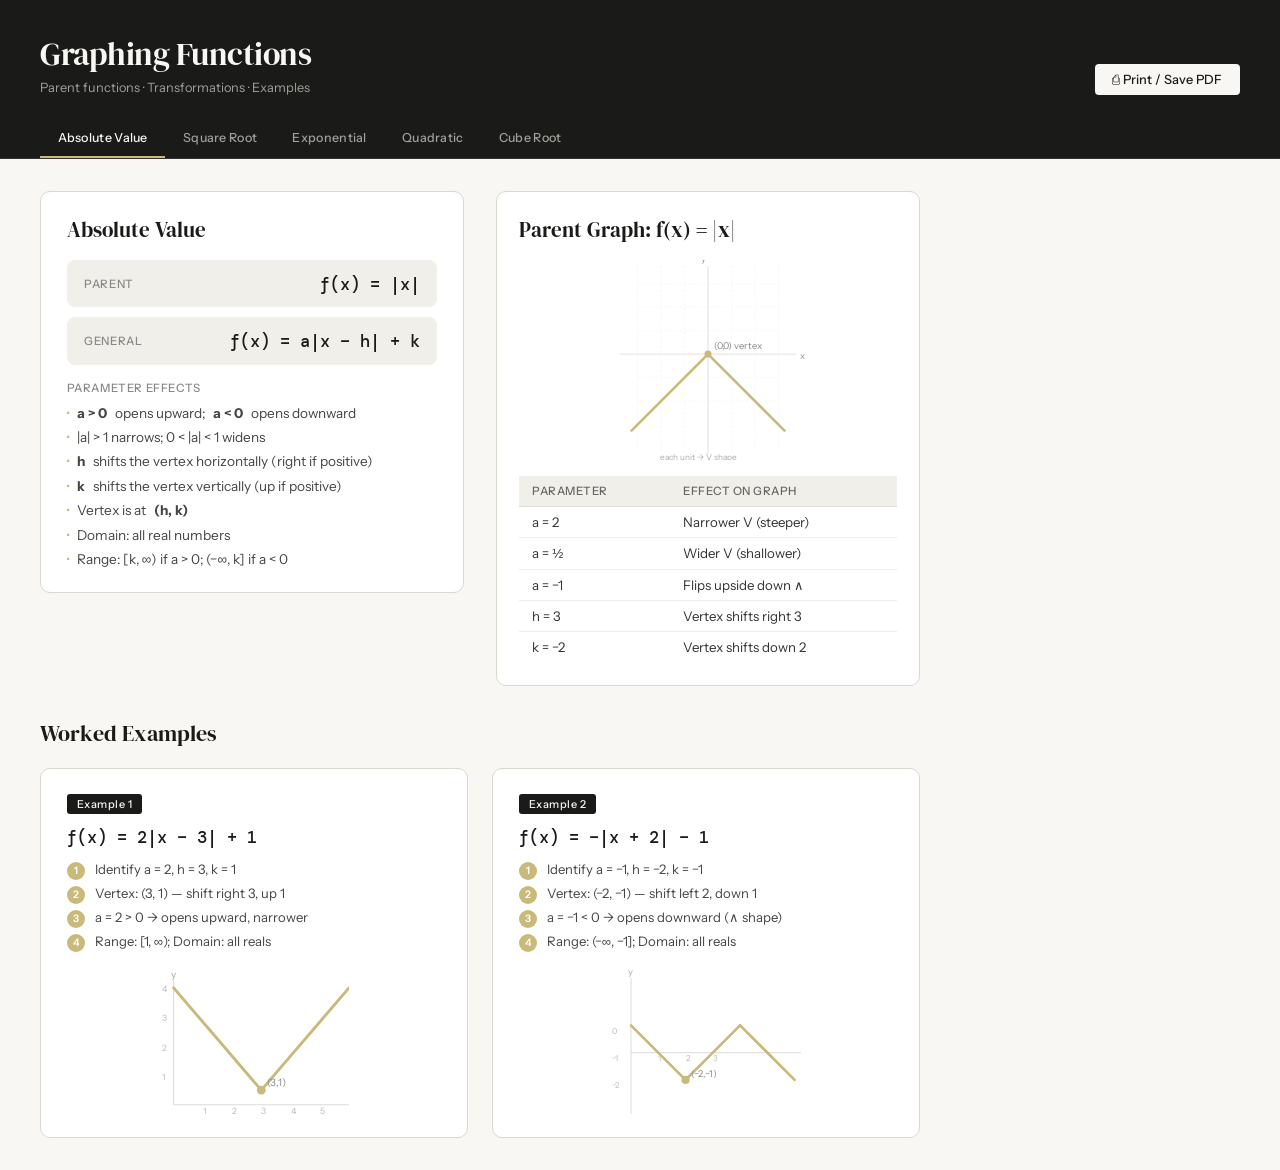
<file: graphing-functions.html>
<!DOCTYPE html>
<html lang="en">
<head>
<meta charset="UTF-8">
<meta name="viewport" content="width=device-width, initial-scale=1.0">
<title>Graphing Functions Study Guide</title>
<link href="https://fonts.googleapis.com/css2?family=DM+Serif+Display:ital@0;1&family=DM+Mono:wght@400;500&family=Instrument+Sans:wght@400;500;600&display=swap" rel="stylesheet">
<style>
  *{box-sizing:border-box;margin:0;padding:0}
  body{font-family:'Instrument Sans',sans-serif;background:#f8f7f4;color:#1a1a18;min-height:100vh}
  .header{background:#1a1a18;color:#f8f7f4;padding:2rem 2.5rem 1.5rem;display:flex;justify-content:space-between;align-items:flex-end}
  .header h1{font-family:'DM Serif Display',serif;font-size:2rem;font-weight:400;letter-spacing:-0.5px}
  .header p{font-size:0.8rem;color:#a0a09a;margin-top:0.25rem}
  .print-btn{background:#f8f7f4;color:#1a1a18;border:none;padding:0.5rem 1.1rem;font-family:'Instrument Sans',sans-serif;font-size:0.8rem;font-weight:500;cursor:pointer;border-radius:4px;display:flex;align-items:center;gap:6px;transition:background 0.15s}
  .print-btn:hover{background:#ddd}
  .tabs{display:flex;gap:0;background:#1a1a18;padding:0 2.5rem;border-bottom:1px solid #333}
  .tab-btn{background:none;border:none;color:#a0a09a;font-family:'Instrument Sans',sans-serif;font-size:0.78rem;font-weight:500;padding:0.7rem 1.1rem;cursor:pointer;border-bottom:2px solid transparent;transition:all 0.15s;letter-spacing:0.3px;white-space:nowrap}
  .tab-btn.active{color:#f8f7f4;border-bottom-color:#c9b97a}
  .tab-btn:hover:not(.active){color:#d0d0c8}
  .content{padding:2rem 2.5rem;max-width:960px}
  .function-intro{display:grid;grid-template-columns:1fr 1fr;gap:2rem;margin-bottom:2rem;align-items:start}
  .info-card{background:#fff;border:0.5px solid #d8d8d0;border-radius:10px;padding:1.4rem 1.6rem}
  .info-card h2{font-family:'DM Serif Display',serif;font-size:1.3rem;font-weight:400;margin-bottom:1rem;color:#1a1a18}
  .equation-block{background:#f0efe9;border-radius:8px;padding:0.8rem 1.1rem;margin:0.6rem 0;display:flex;justify-content:space-between;align-items:center}
  .eq-label{font-size:0.72rem;color:#888;text-transform:uppercase;letter-spacing:0.6px;font-weight:500}
  .eq-value{font-family:'DM Mono',monospace;font-size:1.05rem;font-weight:500;color:#1a1a18}
  .key-features h3{font-size:0.72rem;text-transform:uppercase;letter-spacing:0.6px;color:#888;margin:1rem 0 0.5rem;font-weight:500}
  .feature-list{list-style:none;display:flex;flex-direction:column;gap:4px}
  .feature-list li{font-size:0.85rem;color:#444;display:flex;align-items:start;gap:8px;line-height:1.5}
  .feature-list li::before{content:"·";color:#c9b97a;font-weight:700;flex-shrink:0;margin-top:0px}
  .graph-card{background:#fff;border:0.5px solid #d8d8d0;border-radius:10px;padding:1.4rem;display:flex;flex-direction:column;align-items:center}
  .graph-card h2{font-family:'DM Serif Display',serif;font-size:1.3rem;font-weight:400;margin-bottom:1rem;align-self:flex-start}
  .transform-table{width:100%;margin-top:1rem}
  .transform-table table{width:100%;border-collapse:collapse;font-size:0.82rem}
  .transform-table th{background:#f0efe9;padding:0.5rem 0.8rem;text-align:left;font-weight:500;font-size:0.72rem;text-transform:uppercase;letter-spacing:0.5px;color:#666;border-bottom:1px solid #e0dfd8}
  .transform-table td{padding:0.45rem 0.8rem;border-bottom:0.5px solid #ececea;color:#333;font-size:0.83rem}
  .transform-table tr:last-child td{border-bottom:none}
  .examples-section{margin-top:2rem}
  .examples-section h2{font-family:'DM Serif Display',serif;font-size:1.4rem;font-weight:400;margin-bottom:1.2rem}
  .examples-grid{display:grid;grid-template-columns:1fr 1fr;gap:1.5rem}
  .example-card{background:#fff;border:0.5px solid #d8d8d0;border-radius:10px;padding:1.4rem 1.6rem}
  .example-badge{display:inline-block;background:#1a1a18;color:#f8f7f4;font-size:0.68rem;font-weight:500;letter-spacing:0.5px;padding:3px 10px;border-radius:3px;margin-bottom:0.8rem}
  .example-eq{font-family:'DM Mono',monospace;font-size:1.05rem;font-weight:500;margin-bottom:0.5rem}
  .example-steps{display:flex;flex-direction:column;gap:4px;margin-top:0.7rem}
  .step{display:flex;gap:10px;font-size:0.82rem;color:#444;line-height:1.5}
  .step-num{background:#c9b97a;color:#fff;width:18px;height:18px;border-radius:50%;display:flex;align-items:center;justify-content:center;font-size:0.65rem;font-weight:600;flex-shrink:0;margin-top:2px}
  .example-graph-wrap{display:flex;justify-content:center;margin-top:0.8rem}
  svg text{font-family:'Instrument Sans',sans-serif}
  @media print{
    .tabs,.print-btn{display:none!important}
    .tab-panel{display:block!important}
    .tab-panel+.tab-panel{page-break-before:always}
    body{background:#fff}
    .header{-webkit-print-color-adjust:exact;print-color-adjust:exact}
    .example-badge{-webkit-print-color-adjust:exact;print-color-adjust:exact}
  }
</style>
</head>
<body>

<div class="header">
  <div>
    <h1>Graphing Functions</h1>
    <p>Parent functions · Transformations · Examples</p>
  </div>
  <button class="print-btn" onclick="window.print()">⎙ Print / Save PDF</button>
</div>

<div class="tabs" id="tabs">
  <button class="tab-btn active" onclick="showTab('abs',this)">Absolute Value</button>
  <button class="tab-btn" onclick="showTab('sqrt',this)">Square Root</button>
  <button class="tab-btn" onclick="showTab('exp',this)">Exponential</button>
  <button class="tab-btn" onclick="showTab('quad',this)">Quadratic</button>
  <button class="tab-btn" onclick="showTab('cube',this)">Cube Root</button>
</div>

<!-- ===== ABSOLUTE VALUE ===== -->
<div class="tab-panel" id="tab-abs">
<div class="content">
  <div class="function-intro">
    <div class="info-card">
      <h2>Absolute Value</h2>
      <div class="equation-block"><span class="eq-label">Parent</span><span class="eq-value">f(x) = |x|</span></div>
      <div class="equation-block"><span class="eq-label">General</span><span class="eq-value">f(x) = a|x − h| + k</span></div>
      <div class="key-features">
        <h3>Parameter Effects</h3>
        <ul class="feature-list">
          <li><strong>a &gt; 0</strong> opens upward; <strong>a &lt; 0</strong> opens downward</li>
          <li>|a| &gt; 1 narrows; 0 &lt; |a| &lt; 1 widens</li>
          <li><strong>h</strong> shifts the vertex horizontally (right if positive)</li>
          <li><strong>k</strong> shifts the vertex vertically (up if positive)</li>
          <li>Vertex is at <strong>(h, k)</strong></li>
          <li>Domain: all real numbers</li>
          <li>Range: [k, ∞) if a &gt; 0; (−∞, k] if a &lt; 0</li>
        </ul>
      </div>
    </div>
    <div class="graph-card">
      <h2>Parent Graph: f(x) = |x|</h2>
      <svg viewBox="-80 -80 160 170" width="200" height="200">
        <line x1="-75" y1="0" x2="75" y2="0" stroke="#ccc" stroke-width="0.5"/>
        <line x1="0" y1="-75" x2="0" y2="85" stroke="#ccc" stroke-width="0.5"/>
        <text x="78" y="4" font-size="8" fill="#999">x</text>
        <text x="-6" y="-78" font-size="8" fill="#999">y</text>
        <g opacity="0.15"><line x1="-60" y1="-20" x2="60" y2="-20" stroke="#999" stroke-width="0.4" stroke-dasharray="2,2"/>
        <line x1="-60" y1="-40" x2="60" y2="-40" stroke="#999" stroke-width="0.4" stroke-dasharray="2,2"/>
        <line x1="-60" y1="-60" x2="60" y2="-60" stroke="#999" stroke-width="0.4" stroke-dasharray="2,2"/>
        <line x1="-60" y1="20" x2="60" y2="20" stroke="#999" stroke-width="0.4" stroke-dasharray="2,2"/>
        <line x1="-60" y1="40" x2="60" y2="40" stroke="#999" stroke-width="0.4" stroke-dasharray="2,2"/>
        <line x1="-20" y1="-75" x2="-20" y2="85" stroke="#999" stroke-width="0.4" stroke-dasharray="2,2"/>
        <line x1="20" y1="-75" x2="20" y2="85" stroke="#999" stroke-width="0.4" stroke-dasharray="2,2"/>
        <line x1="40" y1="-75" x2="40" y2="85" stroke="#999" stroke-width="0.4" stroke-dasharray="2,2"/>
        <line x1="-40" y1="-75" x2="-40" y2="85" stroke="#999" stroke-width="0.4" stroke-dasharray="2,2"/>
        <line x1="60" y1="-75" x2="60" y2="85" stroke="#999" stroke-width="0.4" stroke-dasharray="2,2"/>
        <line x1="-60" y1="-75" x2="-60" y2="85" stroke="#999" stroke-width="0.4" stroke-dasharray="2,2"/></g>
        <polyline points="-65,65 0,0 65,65" fill="none" stroke="#c9b97a" stroke-width="2.2" stroke-linecap="round" stroke-linejoin="round"/>
        <circle cx="0" cy="0" r="3" fill="#c9b97a"/>
        <text x="5" y="-4" font-size="8" fill="#888">(0,0) vertex</text>
        <text x="-8" y="90" font-size="7" fill="#aaa" text-anchor="middle">each unit → V shape</text>
      </svg>
      <div class="transform-table">
        <table>
          <tr><th>Parameter</th><th>Effect on Graph</th></tr>
          <tr><td>a = 2</td><td>Narrower V (steeper)</td></tr>
          <tr><td>a = ½</td><td>Wider V (shallower)</td></tr>
          <tr><td>a = −1</td><td>Flips upside down ∧</td></tr>
          <tr><td>h = 3</td><td>Vertex shifts right 3</td></tr>
          <tr><td>k = −2</td><td>Vertex shifts down 2</td></tr>
        </table>
      </div>
    </div>
  </div>
  <div class="examples-section">
    <h2>Worked Examples</h2>
    <div class="examples-grid">
      <div class="example-card">
        <span class="example-badge">Example 1</span>
        <div class="example-eq">f(x) = 2|x − 3| + 1</div>
        <div class="example-steps">
          <div class="step"><span class="step-num">1</span><span>Identify a = 2, h = 3, k = 1</span></div>
          <div class="step"><span class="step-num">2</span><span>Vertex: (3, 1) — shift right 3, up 1</span></div>
          <div class="step"><span class="step-num">3</span><span>a = 2 &gt; 0 → opens upward, narrower</span></div>
          <div class="step"><span class="step-num">4</span><span>Range: [1, ∞); Domain: all reals</span></div>
        </div>
        <div class="example-graph-wrap">
          <svg viewBox="-10 -10 130 100" width="190" height="150">
            <line x1="0" y1="85" x2="0" y2="0" stroke="#ccc" stroke-width="0.5"/>
            <line x1="0" y1="85" x2="125" y2="85" stroke="#ccc" stroke-width="0.5"/>
            <text x="127" y="88" font-size="7" fill="#aaa">x</text>
            <text x="-2" y="-2" font-size="7" fill="#aaa">y</text>
            <g font-size="6" fill="#bbb">
              <text x="20" y="91">1</text><text x="40" y="91">2</text><text x="60" y="91">3</text>
              <text x="80" y="91">4</text><text x="100" y="91">5</text>
              <text x="-8" y="68">1</text><text x="-8" y="48">2</text><text x="-8" y="28">3</text><text x="-8" y="8">4</text>
            </g>
            <polyline points="0,5 60,75 120,5" fill="none" stroke="#c9b97a" stroke-width="2" stroke-linecap="round" stroke-linejoin="round"/>
            <circle cx="60" cy="75" r="3" fill="#c9b97a"/>
            <text x="64" y="72" font-size="7" fill="#888">(3,1)</text>
          </svg>
        </div>
      </div>
      <div class="example-card">
        <span class="example-badge">Example 2</span>
        <div class="example-eq">f(x) = −|x + 2| − 1</div>
        <div class="example-steps">
          <div class="step"><span class="step-num">1</span><span>Identify a = −1, h = −2, k = −1</span></div>
          <div class="step"><span class="step-num">2</span><span>Vertex: (−2, −1) — shift left 2, down 1</span></div>
          <div class="step"><span class="step-num">3</span><span>a = −1 &lt; 0 → opens downward (∧ shape)</span></div>
          <div class="step"><span class="step-num">4</span><span>Range: (−∞, −1]; Domain: all reals</span></div>
        </div>
        <div class="example-graph-wrap">
          <svg viewBox="-10 -10 130 110" width="190" height="150">
            <line x1="0" y1="0" x2="0" y2="105" stroke="#ccc" stroke-width="0.5"/>
            <line x1="0" y1="55" x2="125" y2="55" stroke="#ccc" stroke-width="0.5"/>
            <text x="127" y="58" font-size="7" fill="#aaa">x</text>
            <text x="-2" y="-2" font-size="7" fill="#aaa">y</text>
            <g font-size="6" fill="#bbb">
              <text x="20" y="61">1</text><text x="40" y="61">2</text><text x="60" y="61">3</text>
              <text x="-14" y="61">−1</text><text x="-14" y="41">0</text><text x="-14" y="81">−2</text>
            </g>
            <polyline points="0,35 40,75 80,35" fill="none" stroke="#c9b97a" stroke-width="2" stroke-linecap="round" stroke-linejoin="round"/>
            <polyline points="80,35 120,75" fill="none" stroke="#c9b97a" stroke-width="2" stroke-linecap="round" stroke-linejoin="round"/>
            <circle cx="40" cy="75" r="3" fill="#c9b97a"/>
            <text x="44" y="73" font-size="7" fill="#888">(−2,−1)</text>
          </svg>
        </div>
      </div>
    </div>
  </div>
</div>
</div>

<!-- ===== SQUARE ROOT ===== -->
<div class="tab-panel" id="tab-sqrt" style="display:none">
<div class="content">
  <div class="function-intro">
    <div class="info-card">
      <h2>Square Root</h2>
      <div class="equation-block"><span class="eq-label">Parent</span><span class="eq-value">f(x) = √x</span></div>
      <div class="equation-block"><span class="eq-label">General</span><span class="eq-value">f(x) = a√(x − h) + k</span></div>
      <div class="key-features">
        <h3>Parameter Effects</h3>
        <ul class="feature-list">
          <li><strong>a &gt; 0</strong> curves upward; <strong>a &lt; 0</strong> reflects over x-axis</li>
          <li>|a| &gt; 1 stretches vertically; 0 &lt; |a| &lt; 1 compresses</li>
          <li><strong>h</strong> shifts the starting point horizontally</li>
          <li><strong>k</strong> shifts the starting point vertically</li>
          <li>Starting point (endpoint): <strong>(h, k)</strong></li>
          <li>Domain: x ≥ h (requires x − h ≥ 0)</li>
          <li>Range: [k, ∞) if a &gt; 0; (−∞, k] if a &lt; 0</li>
        </ul>
      </div>
    </div>
    <div class="graph-card">
      <h2>Parent Graph: f(x) = √x</h2>
      <svg viewBox="-20 -80 160 170" width="200" height="200">
        <line x1="-15" y1="0" x2="135" y2="0" stroke="#ccc" stroke-width="0.5"/>
        <line x1="0" y1="-75" x2="0" y2="85" stroke="#ccc" stroke-width="0.5"/>
        <text x="138" y="4" font-size="8" fill="#999">x</text>
        <text x="-6" y="-78" font-size="8" fill="#999">y</text>
        <g opacity="0.15">
          <line x1="20" y1="-75" x2="20" y2="85" stroke="#999" stroke-width="0.4" stroke-dasharray="2,2"/>
          <line x1="40" y1="-75" x2="40" y2="85" stroke="#999" stroke-width="0.4" stroke-dasharray="2,2"/>
          <line x1="60" y1="-75" x2="60" y2="85" stroke="#999" stroke-width="0.4" stroke-dasharray="2,2"/>
          <line x1="80" y1="-75" x2="80" y2="85" stroke="#999" stroke-width="0.4" stroke-dasharray="2,2"/>
          <line x1="100" y1="-75" x2="100" y2="85" stroke="#999" stroke-width="0.4" stroke-dasharray="2,2"/>
          <line x1="-15" y1="-60" x2="135" y2="-60" stroke="#999" stroke-width="0.4" stroke-dasharray="2,2"/>
          <line x1="-15" y1="-40" x2="135" y2="-40" stroke="#999" stroke-width="0.4" stroke-dasharray="2,2"/>
          <line x1="-15" y1="-20" x2="135" y2="-20" stroke="#999" stroke-width="0.4" stroke-dasharray="2,2"/>
          <line x1="-15" y1="20" x2="135" y2="20" stroke="#999" stroke-width="0.4" stroke-dasharray="2,2"/>
          <line x1="-15" y1="40" x2="135" y2="40" stroke="#999" stroke-width="0.4" stroke-dasharray="2,2"/>
          <line x1="-15" y1="60" x2="135" y2="60" stroke="#999" stroke-width="0.4" stroke-dasharray="2,2"/>
        </g>
        <path d="M0,0 Q30,-18 60,-28 Q90,-37 120,-46" fill="none" stroke="#c9b97a" stroke-width="2.2" stroke-linecap="round"/>
        <circle cx="0" cy="0" r="3" fill="#c9b97a"/>
        <text x="5" y="-4" font-size="8" fill="#888">(0,0)</text>
        <text x="62" y="-30" font-size="7" fill="#c9b97a">√x</text>
      </svg>
      <div class="transform-table">
        <table>
          <tr><th>Parameter</th><th>Effect on Graph</th></tr>
          <tr><td>a = 3</td><td>Stretch — rises faster</td></tr>
          <tr><td>a = ¼</td><td>Compress — rises slower</td></tr>
          <tr><td>a = −1</td><td>Reflects below x-axis</td></tr>
          <tr><td>h = 4</td><td>Start point shifts right 4</td></tr>
          <tr><td>k = −2</td><td>Start point shifts down 2</td></tr>
        </table>
      </div>
    </div>
  </div>
  <div class="examples-section">
    <h2>Worked Examples</h2>
    <div class="examples-grid">
      <div class="example-card">
        <span class="example-badge">Example 1</span>
        <div class="example-eq">f(x) = √(x − 4) + 2</div>
        <div class="example-steps">
          <div class="step"><span class="step-num">1</span><span>a = 1, h = 4, k = 2</span></div>
          <div class="step"><span class="step-num">2</span><span>Starting point: (4, 2)</span></div>
          <div class="step"><span class="step-num">3</span><span>Domain: x ≥ 4 · Range: y ≥ 2</span></div>
          <div class="step"><span class="step-num">4</span><span>No stretch/compress; opens normally</span></div>
        </div>
        <div class="example-graph-wrap">
          <svg viewBox="-5 -5 135 100" width="190" height="140">
            <line x1="0" y1="90" x2="130" y2="90" stroke="#ccc" stroke-width="0.5"/>
            <line x1="0" y1="0" x2="0" y2="90" stroke="#ccc" stroke-width="0.5"/>
            <g font-size="6" fill="#bbb">
              <text x="20" y="97">1</text><text x="40" y="97">2</text><text x="60" y="97">3</text>
              <text x="80" y="97">4</text><text x="100" y="97">5</text><text x="118" y="97">6</text>
              <text x="-10" y="71">1</text><text x="-10" y="51">2</text><text x="-10" y="31">3</text><text x="-10" y="11">4</text>
            </g>
            <path d="M80,50 Q95,36 110,27 Q120,22 128,18" fill="none" stroke="#c9b97a" stroke-width="2" stroke-linecap="round"/>
            <circle cx="80" cy="50" r="3" fill="#c9b97a"/>
            <text x="83" y="48" font-size="7" fill="#888">(4,2)</text>
          </svg>
        </div>
      </div>
      <div class="example-card">
        <span class="example-badge">Example 2</span>
        <div class="example-eq">f(x) = −2√(x + 1) + 3</div>
        <div class="example-steps">
          <div class="step"><span class="step-num">1</span><span>a = −2, h = −1, k = 3</span></div>
          <div class="step"><span class="step-num">2</span><span>Starting point: (−1, 3)</span></div>
          <div class="step"><span class="step-num">3</span><span>a &lt; 0 → reflects down; |a|=2 → steeper</span></div>
          <div class="step"><span class="step-num">4</span><span>Domain: x ≥ −1 · Range: y ≤ 3</span></div>
        </div>
        <div class="example-graph-wrap">
          <svg viewBox="-10 -5 135 105" width="190" height="140">
            <line x1="-5" y1="90" x2="130" y2="90" stroke="#ccc" stroke-width="0.5"/>
            <line x1="0" y1="0" x2="0" y2="95" stroke="#ccc" stroke-width="0.5"/>
            <g font-size="6" fill="#bbb">
              <text x="20" y="97">1</text><text x="40" y="97">2</text><text x="60" y="97">3</text>
              <text x="-14" y="97">−1</text>
              <text x="-10" y="73">1</text><text x="-10" y="53">2</text><text x="-10" y="33">3</text><text x="-10" y="13">4</text>
            </g>
            <path d="M0,30 Q20,55 40,70 Q70,83 100,91" fill="none" stroke="#c9b97a" stroke-width="2" stroke-linecap="round"/>
            <circle cx="0" cy="30" r="3" fill="#c9b97a"/>
            <text x="4" y="28" font-size="7" fill="#888">(−1,3)</text>
          </svg>
        </div>
      </div>
    </div>
  </div>
</div>
</div>

<!-- ===== EXPONENTIAL ===== -->
<div class="tab-panel" id="tab-exp" style="display:none">
<div class="content">
  <div class="function-intro">
    <div class="info-card">
      <h2>Exponential</h2>
      <div class="equation-block"><span class="eq-label">Parent</span><span class="eq-value">f(x) = bˣ (b &gt; 0, b ≠ 1)</span></div>
      <div class="equation-block"><span class="eq-label">General</span><span class="eq-value">f(x) = a · b^(x−h) + k</span></div>
      <div class="key-features">
        <h3>Parameter Effects</h3>
        <ul class="feature-list">
          <li><strong>b &gt; 1</strong> → exponential growth (rises right)</li>
          <li><strong>0 &lt; b &lt; 1</strong> → exponential decay (falls right)</li>
          <li><strong>a &gt; 0</strong> same side as parent; <strong>a &lt; 0</strong> reflects over asymptote</li>
          <li><strong>h</strong> shifts the graph horizontally</li>
          <li><strong>k</strong> sets the horizontal asymptote y = k</li>
          <li>Domain: all real numbers</li>
          <li>Range: (k, ∞) if a &gt; 0; (−∞, k) if a &lt; 0</li>
        </ul>
      </div>
    </div>
    <div class="graph-card">
      <h2>Parent Graph: f(x) = 2ˣ</h2>
      <svg viewBox="-80 -80 160 170" width="200" height="200">
        <line x1="-75" y1="0" x2="75" y2="0" stroke="#ccc" stroke-width="0.5"/>
        <line x1="0" y1="-75" x2="0" y2="85" stroke="#ccc" stroke-width="0.5"/>
        <text x="78" y="4" font-size="8" fill="#999">x</text>
        <text x="-6" y="-78" font-size="8" fill="#999">y</text>
        <line x1="-75" y1="80" x2="75" y2="80" stroke="#ccc" stroke-width="0.5" stroke-dasharray="3,2"/>
        <text x="-72" y="78" font-size="7" fill="#bbb">y=0 asymptote</text>
        <g opacity="0.15">
          <line x1="-60" y1="-60" x2="60" y2="-60" stroke="#999" stroke-width="0.4" stroke-dasharray="2,2"/>
          <line x1="-60" y1="-40" x2="60" y2="-40" stroke="#999" stroke-width="0.4" stroke-dasharray="2,2"/>
          <line x1="-60" y1="-20" x2="60" y2="-20" stroke="#999" stroke-width="0.4" stroke-dasharray="2,2"/>
          <line x1="-60" y1="20" x2="60" y2="20" stroke="#999" stroke-width="0.4" stroke-dasharray="2,2"/>
          <line x1="-60" y1="40" x2="60" y2="40" stroke="#999" stroke-width="0.4" stroke-dasharray="2,2"/>
          <line x1="-60" y1="60" x2="60" y2="60" stroke="#999" stroke-width="0.4" stroke-dasharray="2,2"/>
          <line x1="-40" y1="-75" x2="-40" y2="85" stroke="#999" stroke-width="0.4" stroke-dasharray="2,2"/>
          <line x1="-20" y1="-75" x2="-20" y2="85" stroke="#999" stroke-width="0.4" stroke-dasharray="2,2"/>
          <line x1="20" y1="-75" x2="20" y2="85" stroke="#999" stroke-width="0.4" stroke-dasharray="2,2"/>
          <line x1="40" y1="-75" x2="40" y2="85" stroke="#999" stroke-width="0.4" stroke-dasharray="2,2"/>
        </g>
        <path d="M-70,76 Q-40,72 -20,60 Q0,40 10,20 Q20,-10 30,-45 Q35,-62 40,-75" fill="none" stroke="#c9b97a" stroke-width="2.2" stroke-linecap="round"/>
        <circle cx="0" cy="40" r="3" fill="#c9b97a"/>
        <text x="5" y="38" font-size="8" fill="#888">(0,1)</text>
      </svg>
      <div class="transform-table">
        <table>
          <tr><th>Parameter</th><th>Effect on Graph</th></tr>
          <tr><td>b = 3</td><td>Grows faster than b=2</td></tr>
          <tr><td>b = ½</td><td>Decay — falls to the right</td></tr>
          <tr><td>k = 2</td><td>Asymptote rises to y = 2</td></tr>
          <tr><td>h = −3</td><td>Shifts entire graph left 3</td></tr>
          <tr><td>a = −1</td><td>Reflects over asymptote</td></tr>
        </table>
      </div>
    </div>
  </div>
  <div class="examples-section">
    <h2>Worked Examples</h2>
    <div class="examples-grid">
      <div class="example-card">
        <span class="example-badge">Example 1</span>
        <div class="example-eq">f(x) = 2^(x−1) + 3</div>
        <div class="example-steps">
          <div class="step"><span class="step-num">1</span><span>a = 1, b = 2, h = 1, k = 3</span></div>
          <div class="step"><span class="step-num">2</span><span>Asymptote: y = 3</span></div>
          <div class="step"><span class="step-num">3</span><span>Key point: (1, 4) since 2⁰ + 3 = 4</span></div>
          <div class="step"><span class="step-num">4</span><span>Growth; Domain all reals; Range (3, ∞)</span></div>
        </div>
        <div class="example-graph-wrap">
          <svg viewBox="-10 -5 140 115" width="190" height="145">
            <line x1="0" y1="0" x2="0" y2="108" stroke="#ccc" stroke-width="0.5"/>
            <line x1="-5" y1="108" x2="135" y2="108" stroke="#ccc" stroke-width="0.5"/>
            <line x1="-5" y1="68" x2="135" y2="68" stroke="#bbb" stroke-width="0.8" stroke-dasharray="4,3"/>
            <text x="108" y="65" font-size="7" fill="#bbb">y = 3</text>
            <g font-size="6" fill="#bbb">
              <text x="20" y="115">1</text><text x="40" y="115">2</text><text x="60" y="115">3</text>
              <text x="-14" y="111">0</text><text x="-14" y="91">1</text><text x="-14" y="71">2</text><text x="-14" y="51">3</text><text x="-14" y="31">4</text><text x="-14" y="11">5</text>
            </g>
            <path d="M-5,65 Q10,64 30,63 Q50,60 60,55 Q75,45 85,30 Q100,12 115,3" fill="none" stroke="#c9b97a" stroke-width="2" stroke-linecap="round"/>
            <circle cx="20" cy="58" r="3" fill="#c9b97a"/>
            <text x="24" y="56" font-size="7" fill="#888">(1,4)</text>
          </svg>
        </div>
      </div>
      <div class="example-card">
        <span class="example-badge">Example 2</span>
        <div class="example-eq">f(x) = 3·(½)^x − 2</div>
        <div class="example-steps">
          <div class="step"><span class="step-num">1</span><span>a = 3, b = ½, h = 0, k = −2</span></div>
          <div class="step"><span class="step-num">2</span><span>Asymptote: y = −2 (decay toward it)</span></div>
          <div class="step"><span class="step-num">3</span><span>y-intercept: (0, 1) since 3·1 − 2 = 1</span></div>
          <div class="step"><span class="step-num">4</span><span>Decay; Domain all reals; Range (−2, ∞)</span></div>
        </div>
        <div class="example-graph-wrap">
          <svg viewBox="-10 -5 140 115" width="190" height="145">
            <line x1="0" y1="0" x2="0" y2="108" stroke="#ccc" stroke-width="0.5"/>
            <line x1="-5" y1="108" x2="135" y2="108" stroke="#ccc" stroke-width="0.5"/>
            <line x1="-5" y1="88" x2="135" y2="88" stroke="#bbb" stroke-width="0.8" stroke-dasharray="4,3"/>
            <text x="108" y="85" font-size="7" fill="#bbb">y = −2</text>
            <g font-size="6" fill="#bbb">
              <text x="20" y="115">1</text><text x="40" y="115">2</text><text x="60" y="115">3</text>
              <text x="-14" y="108">−2</text><text x="-14" y="88">−1</text><text x="-14" y="68">0</text><text x="-14" y="48">1</text><text x="-14" y="28">2</text><text x="-14" y="8">3</text>
            </g>
            <path d="M-8,10 Q0,28 20,48 Q40,65 60,76 Q80,83 100,86 Q120,87.5 135,88" fill="none" stroke="#c9b97a" stroke-width="2" stroke-linecap="round"/>
            <circle cx="0" cy="48" r="3" fill="#c9b97a"/>
            <text x="4" y="46" font-size="7" fill="#888">(0,1)</text>
          </svg>
        </div>
      </div>
    </div>
  </div>
</div>
</div>

<!-- ===== QUADRATIC ===== -->
<div class="tab-panel" id="tab-quad" style="display:none">
<div class="content">
  <div class="function-intro">
    <div class="info-card">
      <h2>Quadratic</h2>
      <div class="equation-block"><span class="eq-label">Parent</span><span class="eq-value">f(x) = x²</span></div>
      <div class="equation-block"><span class="eq-label">General</span><span class="eq-value">f(x) = a(x − h)² + k</span></div>
      <div class="key-features">
        <h3>Parameter Effects</h3>
        <ul class="feature-list">
          <li><strong>a &gt; 0</strong> opens upward (∪); <strong>a &lt; 0</strong> opens downward (∩)</li>
          <li>|a| &gt; 1 narrows the parabola; 0 &lt; |a| &lt; 1 widens it</li>
          <li><strong>h</strong> shifts the vertex horizontally</li>
          <li><strong>k</strong> shifts the vertex vertically</li>
          <li>Vertex: <strong>(h, k)</strong> — maximum or minimum</li>
          <li>Axis of symmetry: x = h</li>
          <li>Domain: all real numbers</li>
          <li>Range: [k, ∞) if a &gt; 0; (−∞, k] if a &lt; 0</li>
        </ul>
      </div>
    </div>
    <div class="graph-card">
      <h2>Parent Graph: f(x) = x²</h2>
      <svg viewBox="-80 -80 160 170" width="200" height="200">
        <line x1="-75" y1="0" x2="75" y2="0" stroke="#ccc" stroke-width="0.5"/>
        <line x1="0" y1="-75" x2="0" y2="85" stroke="#ccc" stroke-width="0.5"/>
        <text x="78" y="4" font-size="8" fill="#999">x</text>
        <text x="-6" y="-78" font-size="8" fill="#999">y</text>
        <g opacity="0.15">
          <line x1="-60" y1="-60" x2="60" y2="-60" stroke="#999" stroke-width="0.4" stroke-dasharray="2,2"/>
          <line x1="-60" y1="-40" x2="60" y2="-40" stroke="#999" stroke-width="0.4" stroke-dasharray="2,2"/>
          <line x1="-60" y1="-20" x2="60" y2="-20" stroke="#999" stroke-width="0.4" stroke-dasharray="2,2"/>
          <line x1="-60" y1="20" x2="60" y2="20" stroke="#999" stroke-width="0.4" stroke-dasharray="2,2"/>
          <line x1="-60" y1="40" x2="60" y2="40" stroke="#999" stroke-width="0.4" stroke-dasharray="2,2"/>
          <line x1="-40" y1="-75" x2="-40" y2="85" stroke="#999" stroke-width="0.4" stroke-dasharray="2,2"/>
          <line x1="-20" y1="-75" x2="-20" y2="85" stroke="#999" stroke-width="0.4" stroke-dasharray="2,2"/>
          <line x1="20" y1="-75" x2="20" y2="85" stroke="#999" stroke-width="0.4" stroke-dasharray="2,2"/>
          <line x1="40" y1="-75" x2="40" y2="85" stroke="#999" stroke-width="0.4" stroke-dasharray="2,2"/>
        </g>
        <path d="M-60,-70 Q-40,-35 -20,-10 Q0,5 0,5 Q0,5 20,-10 Q40,-35 60,-70" fill="none" stroke="#c9b97a" stroke-width="2.2" stroke-linecap="round"/>
        <circle cx="0" cy="5" r="3" fill="#c9b97a"/>
        <text x="5" y="3" font-size="8" fill="#888">(0,0)</text>
        <line x1="0" y1="-75" x2="0" y2="85" stroke="#c9b97a" stroke-width="0.6" stroke-dasharray="3,2" opacity="0.4"/>
        <text x="3" y="80" font-size="7" fill="#c9b97a" opacity="0.7">x=0</text>
      </svg>
      <div class="transform-table">
        <table>
          <tr><th>Parameter</th><th>Effect on Graph</th></tr>
          <tr><td>a = 3</td><td>Narrower parabola</td></tr>
          <tr><td>a = ⅓</td><td>Wider parabola</td></tr>
          <tr><td>a = −2</td><td>Opens downward, narrow</td></tr>
          <tr><td>h = −4</td><td>Vertex shifts left 4</td></tr>
          <tr><td>k = 5</td><td>Vertex shifts up 5</td></tr>
        </table>
      </div>
    </div>
  </div>
  <div class="examples-section">
    <h2>Worked Examples</h2>
    <div class="examples-grid">
      <div class="example-card">
        <span class="example-badge">Example 1</span>
        <div class="example-eq">f(x) = (x − 2)² − 3</div>
        <div class="example-steps">
          <div class="step"><span class="step-num">1</span><span>a = 1, h = 2, k = −3</span></div>
          <div class="step"><span class="step-num">2</span><span>Vertex: (2, −3); Axis: x = 2</span></div>
          <div class="step"><span class="step-num">3</span><span>a = 1 &gt; 0 → opens upward, standard width</span></div>
          <div class="step"><span class="step-num">4</span><span>Range: [−3, ∞); Domain: all reals</span></div>
        </div>
        <div class="example-graph-wrap">
          <svg viewBox="-20 -5 140 115" width="190" height="140">
            <line x1="-15" y1="108" x2="135" y2="108" stroke="#ccc" stroke-width="0.5"/>
            <line x1="0" y1="0" x2="0" y2="110" stroke="#ccc" stroke-width="0.5"/>
            <line x1="60" y1="0" x2="60" y2="108" stroke="#c9b97a" stroke-width="0.6" stroke-dasharray="3,2" opacity="0.4"/>
            <g font-size="6" fill="#bbb">
              <text x="20" y="115">1</text><text x="40" y="115">2</text><text x="60" y="115">3</text><text x="80" y="115">4</text>
              <text x="-18" y="108">−3</text><text x="-18" y="88">−2</text><text x="-18" y="68">−1</text><text x="-10" y="48">0</text><text x="-10" y="28">1</text><text x="-10" y="8">2</text>
            </g>
            <path d="M10,28 Q30,80 60,98 Q90,80 110,28" fill="none" stroke="#c9b97a" stroke-width="2" stroke-linecap="round"/>
            <circle cx="60" cy="98" r="3" fill="#c9b97a"/>
            <text x="64" y="96" font-size="7" fill="#888">(2,−3)</text>
          </svg>
        </div>
      </div>
      <div class="example-card">
        <span class="example-badge">Example 2</span>
        <div class="example-eq">f(x) = −½(x + 1)² + 4</div>
        <div class="example-steps">
          <div class="step"><span class="step-num">1</span><span>a = −½, h = −1, k = 4</span></div>
          <div class="step"><span class="step-num">2</span><span>Vertex: (−1, 4); Axis: x = −1</span></div>
          <div class="step"><span class="step-num">3</span><span>a &lt; 0 → opens downward; |a| &lt; 1 → wider</span></div>
          <div class="step"><span class="step-num">4</span><span>Range: (−∞, 4]; Domain: all reals</span></div>
        </div>
        <div class="example-graph-wrap">
          <svg viewBox="-30 -5 140 115" width="190" height="140">
            <line x1="-25" y1="108" x2="115" y2="108" stroke="#ccc" stroke-width="0.5"/>
            <line x1="0" y1="0" x2="0" y2="110" stroke="#ccc" stroke-width="0.5"/>
            <line x1="20" y1="0" x2="20" y2="108" stroke="#c9b97a" stroke-width="0.6" stroke-dasharray="3,2" opacity="0.4"/>
            <g font-size="6" fill="#bbb">
              <text x="-28" y="115">−3</text><text x="-12" y="115">−2</text><text x="4" y="115">−1</text>
              <text x="20" y="115">0</text><text x="40" y="115">1</text><text x="60" y="115">2</text>
              <text x="-28" y="108">0</text><text x="-28" y="88">1</text><text x="-28" y="68">2</text><text x="-28" y="48">3</text><text x="-28" y="28">4</text>
            </g>
            <path d="M-25,88 Q0,22 20,8 Q40,22 65,88" fill="none" stroke="#c9b97a" stroke-width="2" stroke-linecap="round"/>
            <circle cx="20" cy="8" r="3" fill="#c9b97a"/>
            <text x="24" y="7" font-size="7" fill="#888">(−1,4)</text>
          </svg>
        </div>
      </div>
    </div>
  </div>
</div>
</div>

<!-- ===== CUBE ROOT ===== -->
<div class="tab-panel" id="tab-cube" style="display:none">
<div class="content">
  <div class="function-intro">
    <div class="info-card">
      <h2>Cube Root</h2>
      <div class="equation-block"><span class="eq-label">Parent</span><span class="eq-value">f(x) = ∛x</span></div>
      <div class="equation-block"><span class="eq-label">General</span><span class="eq-value">f(x) = a·∛(x − h) + k</span></div>
      <div class="key-features">
        <h3>Parameter Effects</h3>
        <ul class="feature-list">
          <li><strong>a &gt; 0</strong> rises left to right; <strong>a &lt; 0</strong> reflects (falls left to right)</li>
          <li>|a| &gt; 1 stretches vertically; 0 &lt; |a| &lt; 1 compresses</li>
          <li><strong>h</strong> shifts the inflection point horizontally</li>
          <li><strong>k</strong> shifts the inflection point vertically</li>
          <li>Inflection/center point: <strong>(h, k)</strong></li>
          <li>Domain: all real numbers (can take cube root of negatives!)</li>
          <li>Range: all real numbers</li>
        </ul>
      </div>
    </div>
    <div class="graph-card">
      <h2>Parent Graph: f(x) = ∛x</h2>
      <svg viewBox="-80 -80 160 170" width="200" height="200">
        <line x1="-75" y1="0" x2="75" y2="0" stroke="#ccc" stroke-width="0.5"/>
        <line x1="0" y1="-75" x2="0" y2="85" stroke="#ccc" stroke-width="0.5"/>
        <text x="78" y="4" font-size="8" fill="#999">x</text>
        <text x="-6" y="-78" font-size="8" fill="#999">y</text>
        <g opacity="0.15">
          <line x1="-60" y1="-60" x2="60" y2="-60" stroke="#999" stroke-width="0.4" stroke-dasharray="2,2"/>
          <line x1="-60" y1="-40" x2="60" y2="-40" stroke="#999" stroke-width="0.4" stroke-dasharray="2,2"/>
          <line x1="-60" y1="-20" x2="60" y2="-20" stroke="#999" stroke-width="0.4" stroke-dasharray="2,2"/>
          <line x1="-60" y1="20" x2="60" y2="20" stroke="#999" stroke-width="0.4" stroke-dasharray="2,2"/>
          <line x1="-60" y1="40" x2="60" y2="40" stroke="#999" stroke-width="0.4" stroke-dasharray="2,2"/>
          <line x1="-40" y1="-75" x2="-40" y2="85" stroke="#999" stroke-width="0.4" stroke-dasharray="2,2"/>
          <line x1="-20" y1="-75" x2="-20" y2="85" stroke="#999" stroke-width="0.4" stroke-dasharray="2,2"/>
          <line x1="20" y1="-75" x2="20" y2="85" stroke="#999" stroke-width="0.4" stroke-dasharray="2,2"/>
          <line x1="40" y1="-75" x2="40" y2="85" stroke="#999" stroke-width="0.4" stroke-dasharray="2,2"/>
        </g>
        <path d="M-60,47 Q-40,32 -20,16 Q-8,7 0,0 Q8,-7 20,-16 Q40,-32 60,-47" fill="none" stroke="#c9b97a" stroke-width="2.2" stroke-linecap="round"/>
        <circle cx="0" cy="0" r="3" fill="#c9b97a"/>
        <text x="5" y="-4" font-size="8" fill="#888">(0,0)</text>
        <text x="40" y="-52" font-size="7" fill="#c9b97a">∛x</text>
      </svg>
      <div class="transform-table">
        <table>
          <tr><th>Parameter</th><th>Effect on Graph</th></tr>
          <tr><td>a = 2</td><td>Steeper S-curve</td></tr>
          <tr><td>a = ½</td><td>Shallower S-curve</td></tr>
          <tr><td>a = −1</td><td>Reflects; falls left→right</td></tr>
          <tr><td>h = 5</td><td>Center shifts right 5</td></tr>
          <tr><td>k = −3</td><td>Center shifts down 3</td></tr>
        </table>
      </div>
    </div>
  </div>
  <div class="examples-section">
    <h2>Worked Examples</h2>
    <div class="examples-grid">
      <div class="example-card">
        <span class="example-badge">Example 1</span>
        <div class="example-eq">f(x) = ∛(x + 3) − 2</div>
        <div class="example-steps">
          <div class="step"><span class="step-num">1</span><span>a = 1, h = −3, k = −2</span></div>
          <div class="step"><span class="step-num">2</span><span>Inflection point: (−3, −2)</span></div>
          <div class="step"><span class="step-num">3</span><span>No stretch; standard S-shape, shifted</span></div>
          <div class="step"><span class="step-num">4</span><span>Domain: all reals · Range: all reals</span></div>
        </div>
        <div class="example-graph-wrap">
          <svg viewBox="-20 -5 140 115" width="190" height="140">
            <line x1="-15" y1="108" x2="125" y2="108" stroke="#ccc" stroke-width="0.5"/>
            <line x1="0" y1="0" x2="0" y2="110" stroke="#ccc" stroke-width="0.5"/>
            <g font-size="6" fill="#bbb">
              <text x="-18" y="115">−4</text><text x="-2" y="115">−3</text><text x="16" y="115">−2</text>
              <text x="34" y="115">−1</text><text x="54" y="115">0</text><text x="72" y="115">1</text><text x="90" y="115">2</text>
              <text x="-18" y="108">−4</text><text x="-18" y="88">−3</text><text x="-18" y="68">−2</text><text x="-18" y="48">−1</text><text x="-10" y="28">0</text><text x="-10" y="8">1</text>
            </g>
            <path d="M-15,30 Q5,52 20,68 Q35,80 52,88 Q68,94 85,98 Q100,101 115,103" fill="none" stroke="#c9b97a" stroke-width="2" stroke-linecap="round"/>
            <path d="M-15,30 Q-12,25 -5,15 Q0,8 8,2" fill="none" stroke="#c9b97a" stroke-width="2" stroke-linecap="round"/>
            <circle cx="20" cy="68" r="3" fill="#c9b97a"/>
            <text x="24" y="66" font-size="7" fill="#888">(−3,−2)</text>
          </svg>
        </div>
      </div>
      <div class="example-card">
        <span class="example-badge">Example 2</span>
        <div class="example-eq">f(x) = −2·∛(x − 1) + 1</div>
        <div class="example-steps">
          <div class="step"><span class="step-num">1</span><span>a = −2, h = 1, k = 1</span></div>
          <div class="step"><span class="step-num">2</span><span>Inflection point: (1, 1)</span></div>
          <div class="step"><span class="step-num">3</span><span>a &lt; 0 → reflects (falls left→right); |a|=2 → steeper</span></div>
          <div class="step"><span class="step-num">4</span><span>Domain: all reals · Range: all reals</span></div>
        </div>
        <div class="example-graph-wrap">
          <svg viewBox="-10 -5 140 115" width="190" height="140">
            <line x1="-5" y1="108" x2="135" y2="108" stroke="#ccc" stroke-width="0.5"/>
            <line x1="0" y1="0" x2="0" y2="110" stroke="#ccc" stroke-width="0.5"/>
            <g font-size="6" fill="#bbb">
              <text x="-2" y="115">0</text><text x="20" y="115">1</text><text x="40" y="115">2</text>
              <text x="60" y="115">3</text><text x="80" y="115">4</text>
              <text x="-14" y="108">−3</text><text x="-14" y="88">−2</text><text x="-14" y="68">−1</text><text x="-10" y="48">0</text><text x="-10" y="28">1</text><text x="-10" y="8">2</text>
            </g>
            <path d="M-5,12 Q5,20 12,28 Q18,34 20,48 Q22,62 30,70 Q50,84 80,92 Q100,97 125,100" fill="none" stroke="#c9b97a" stroke-width="2" stroke-linecap="round"/>
            <circle cx="20" cy="48" r="3" fill="#c9b97a"/>
            <text x="24" y="46" font-size="7" fill="#888">(1,1)</text>
          </svg>
        </div>
      </div>
    </div>
  </div>
</div>
</div>

<script>
function showTab(name, btn) {
  document.querySelectorAll('.tab-panel').forEach(p => p.style.display = 'none');
  document.querySelectorAll('.tab-btn').forEach(b => b.classList.remove('active'));
  document.getElementById('tab-' + name).style.display = 'block';
  btn.classList.add('active');
}
</script>
</body>
</html>
</file>
